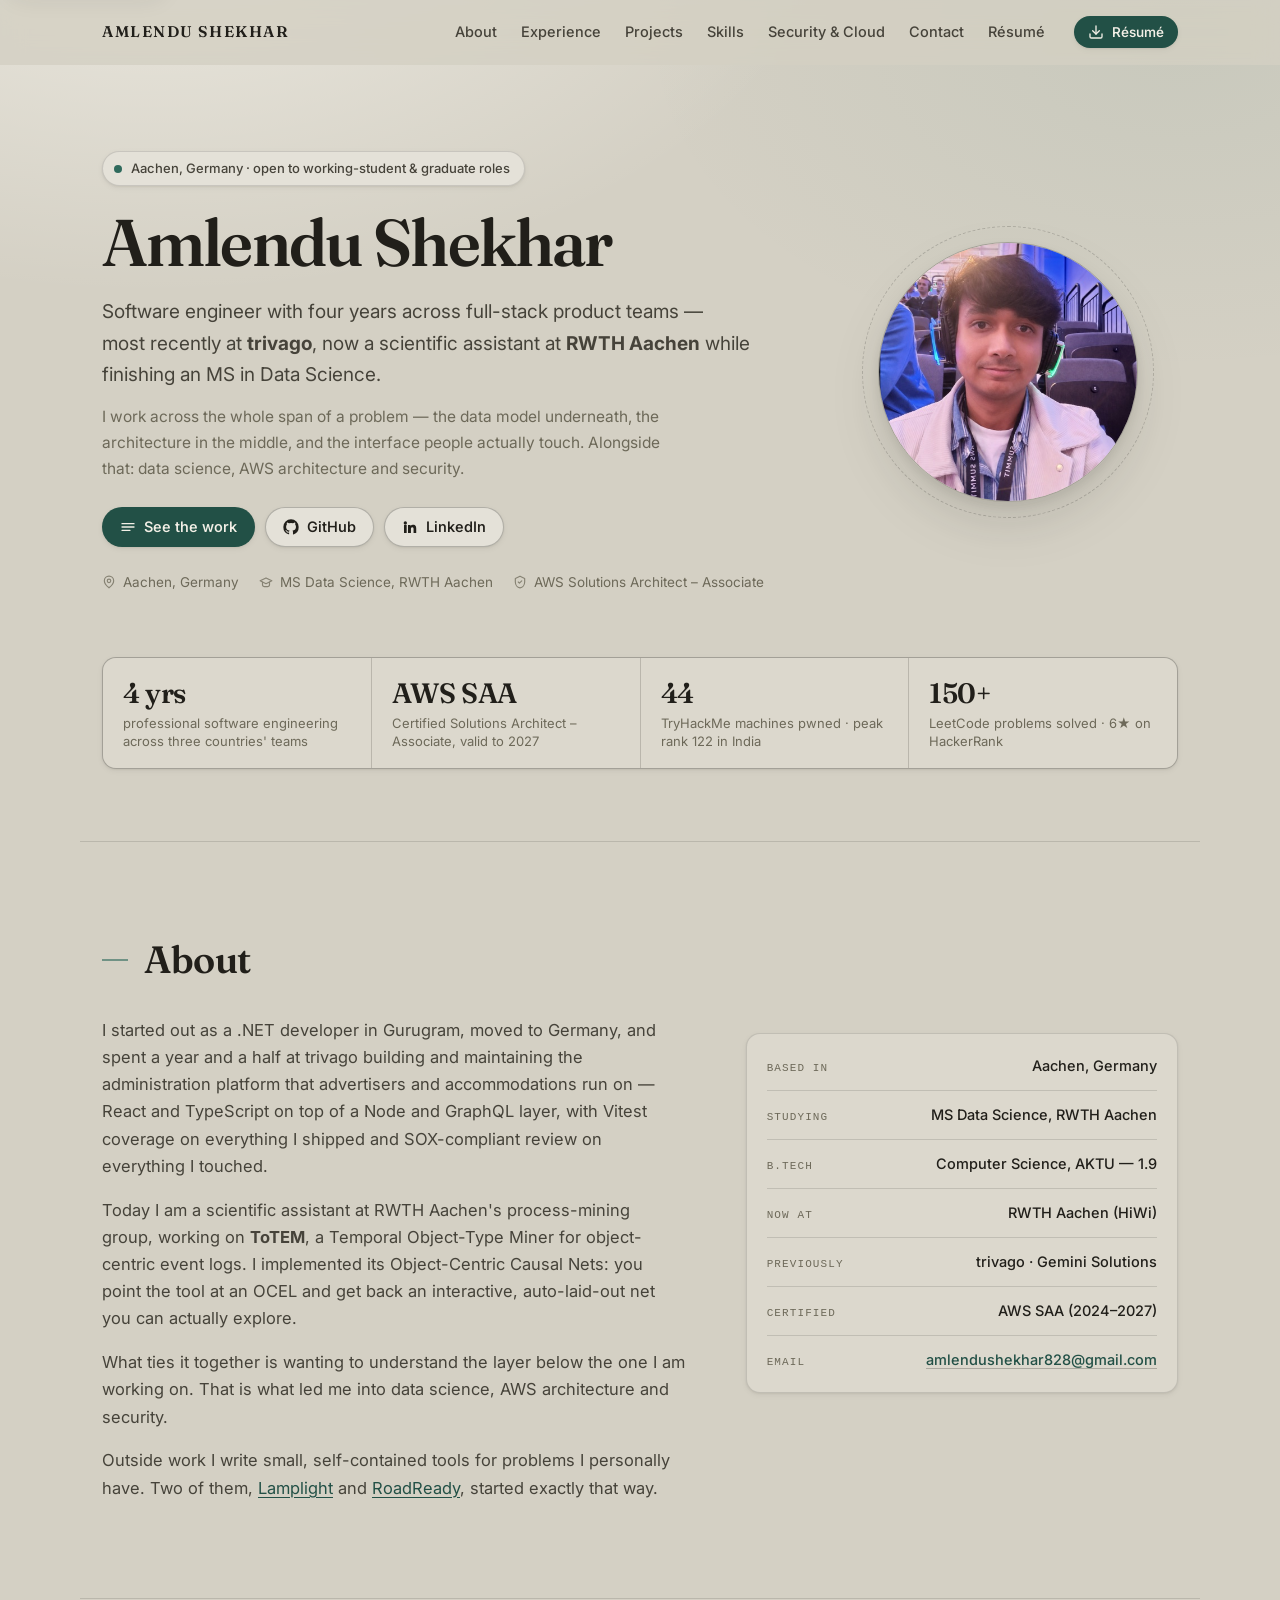
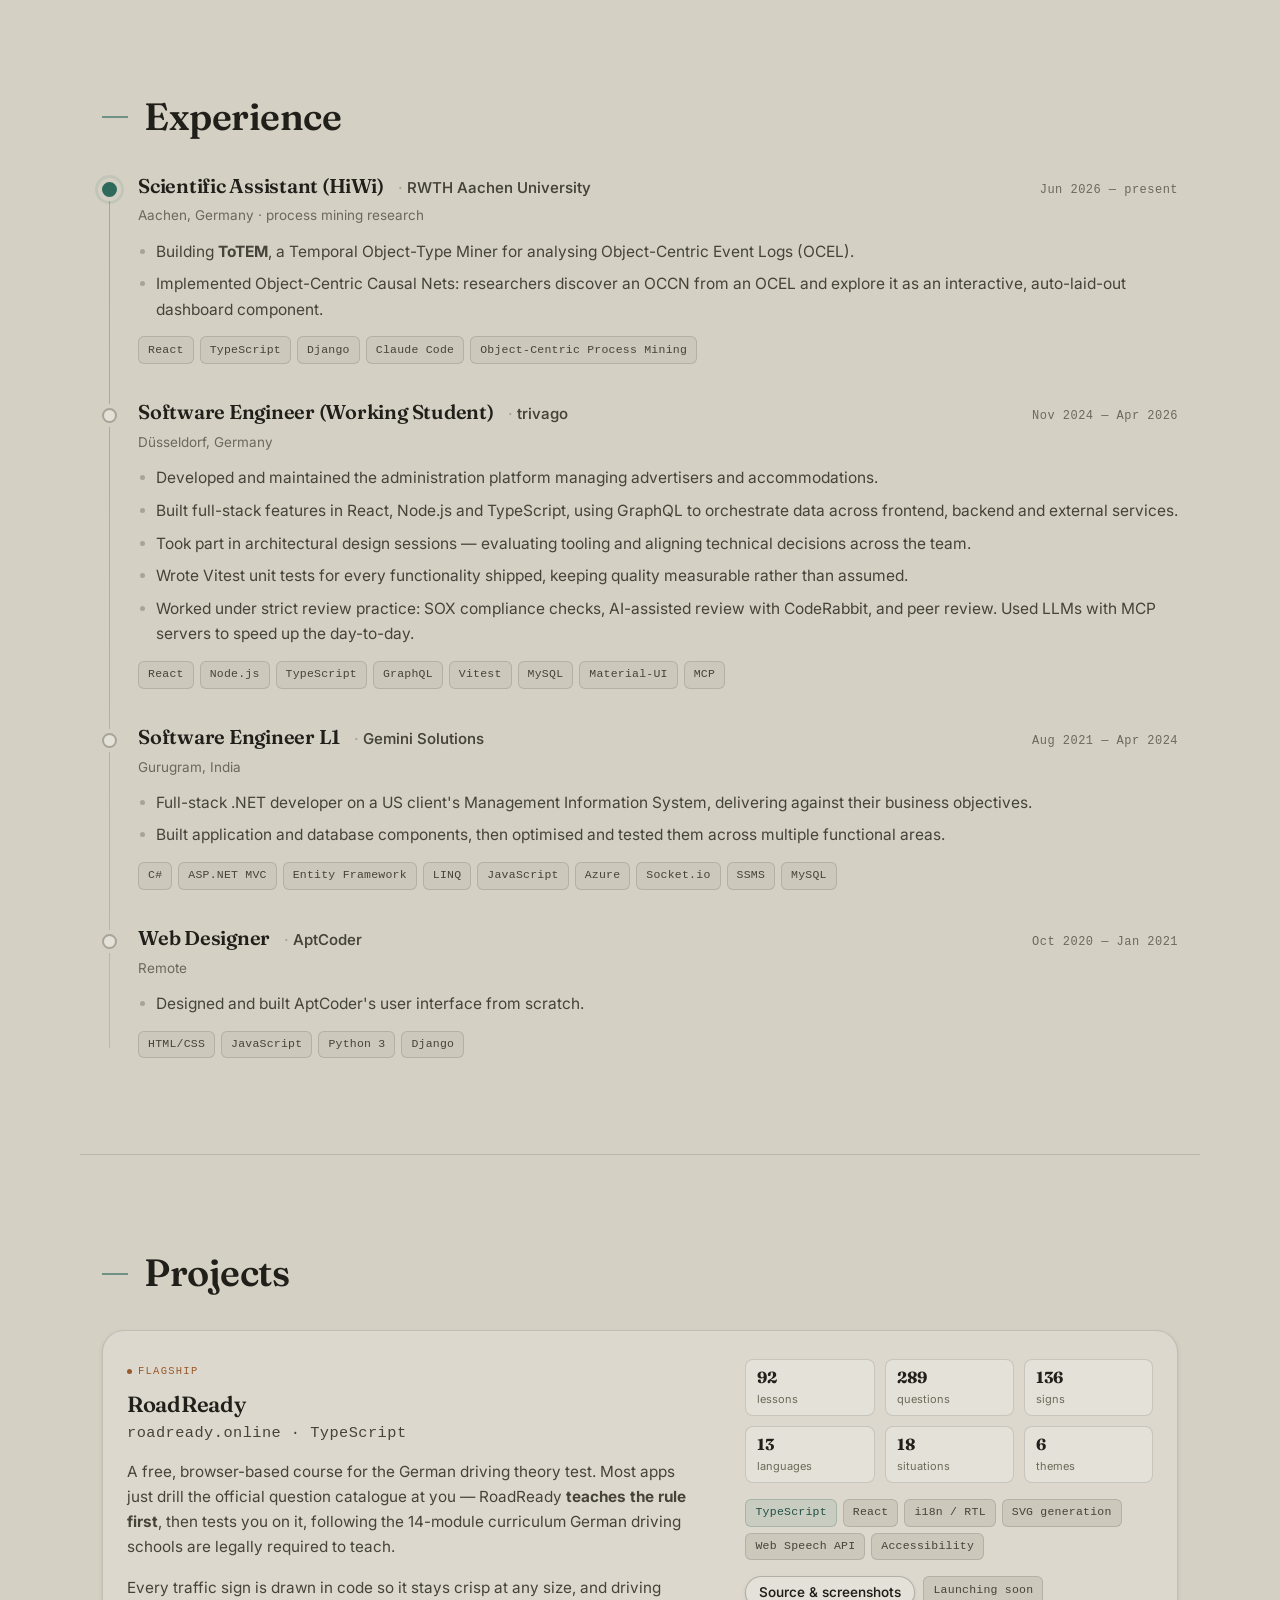
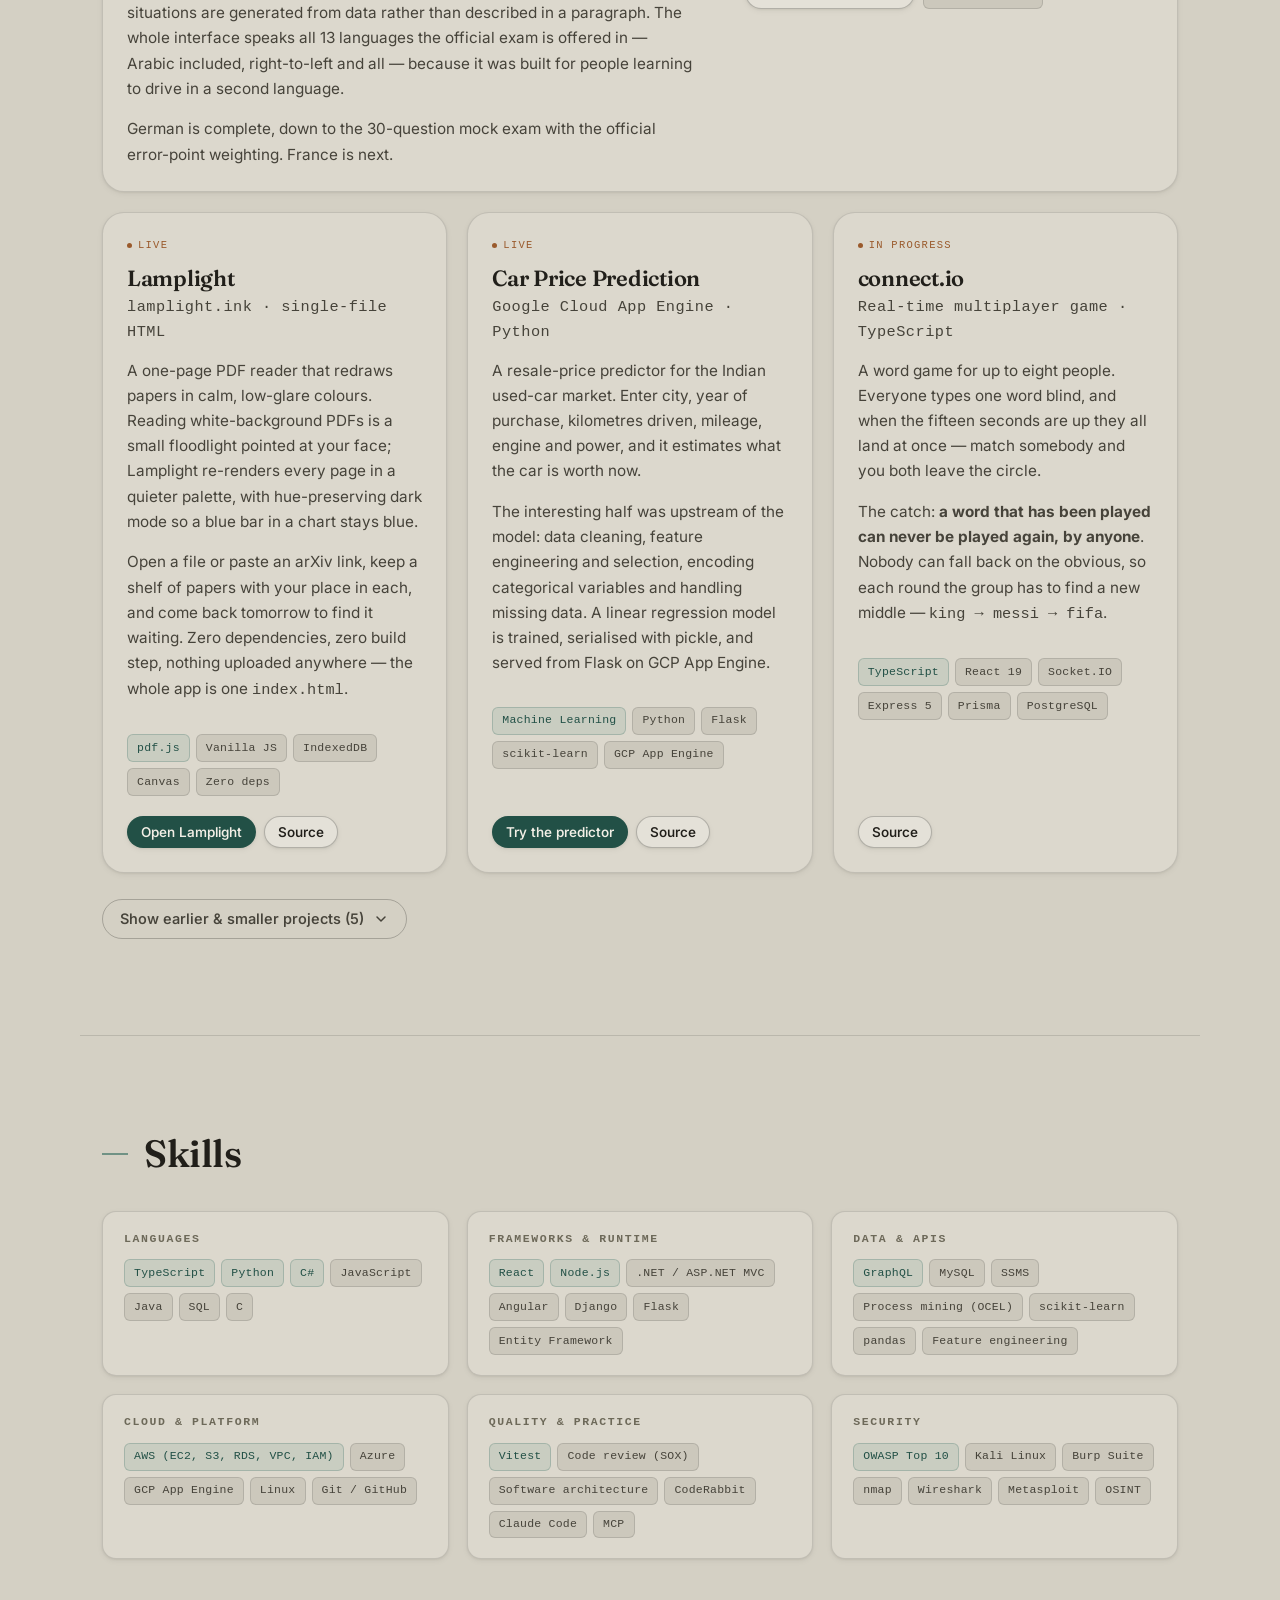
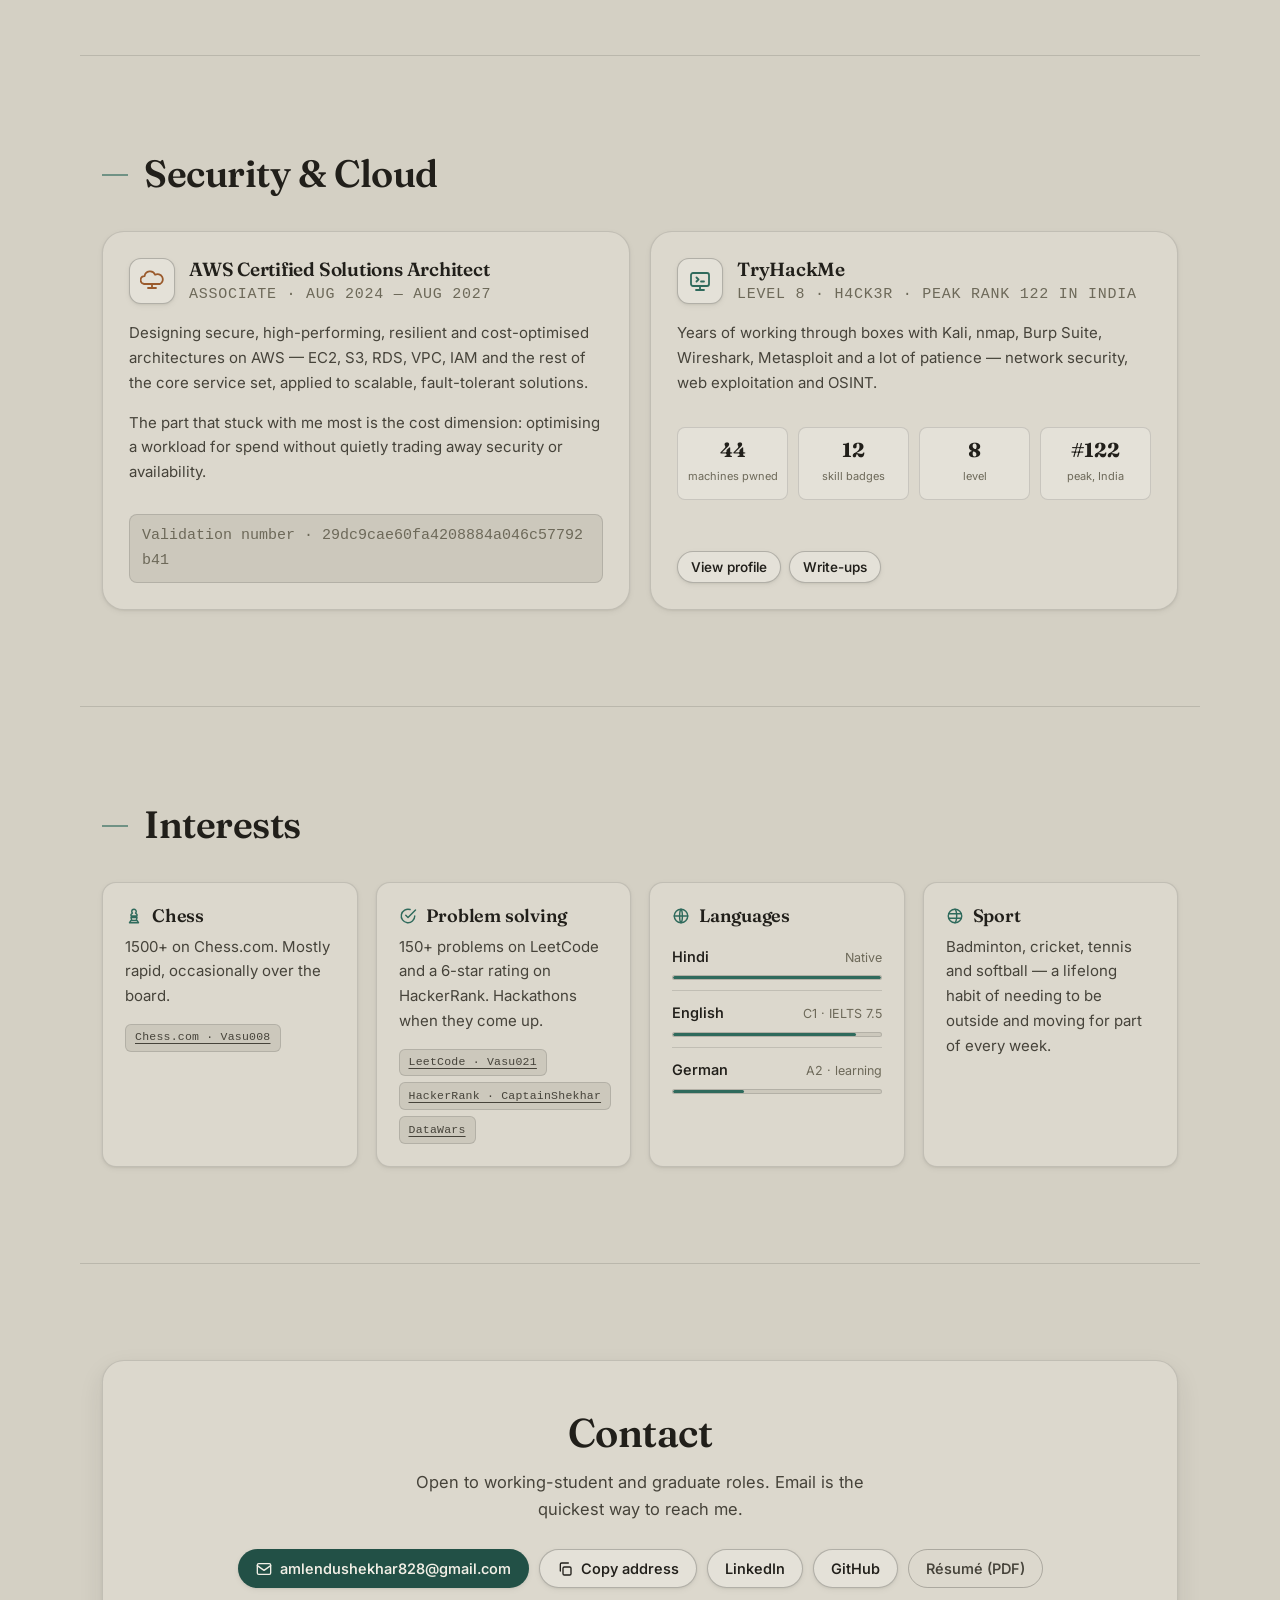
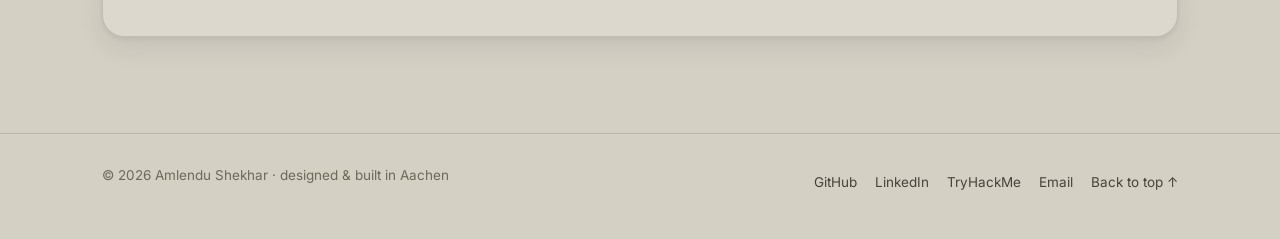
<file: index.html>
<!doctype html>
<html lang="en">

<head>
  <meta charset="utf-8">
  <meta name="viewport" content="width=device-width, initial-scale=1">

  <title>Amlendu Shekhar — Software Engineer &amp; Data Science MS</title>
  <meta name="description"
    content="Amlendu Shekhar — software engineer in Aachen, Germany. MS Data Science at RWTH Aachen, ex-trivago, AWS Certified Solutions Architect. Full-stack TypeScript, React, .NET, machine learning and security.">
  <meta name="author" content="Amlendu Shekhar">
  <meta name="theme-color" content="#d4d0c4">
  <link rel="canonical" href="https://vasu021.github.io/AmlenduWeb/">

  <meta property="og:type" content="profile">
  <meta property="og:title" content="Amlendu Shekhar — Software Engineer &amp; Data Science MS">
  <meta property="og:description"
    content="Software engineer in Aachen, Germany. MS Data Science at RWTH Aachen, ex-trivago, AWS Certified Solutions Architect.">
  <meta property="og:url" content="https://vasu021.github.io/AmlenduWeb/">
  <meta property="og:image" content="https://vasu021.github.io/AmlenduWeb/assets/portrait@2x.jpg">
  <meta name="twitter:card" content="summary">

  <link rel="icon" href="assets/favicon.svg" type="image/svg+xml">
  <link rel="apple-touch-icon" href="assets/portrait.jpg">

  <link rel="preconnect" href="https://fonts.googleapis.com">
  <link rel="preconnect" href="https://fonts.gstatic.com" crossorigin>
  <link rel="stylesheet"
    href="https://fonts.googleapis.com/css2?family=Fraunces:ital,opsz,wght@0,9..144,400..700;1,9..144,400..600&family=Inter:wght@400..650&display=swap">
  <link rel="stylesheet" href="assets/styles.css">
  <script>document.documentElement.classList.add("js");</script>

  <script type="application/ld+json">
  {
    "@context": "https://schema.org",
    "@type": "Person",
    "name": "Amlendu Shekhar",
    "url": "https://vasu021.github.io/AmlenduWeb/",
    "image": "https://vasu021.github.io/AmlenduWeb/assets/portrait@2x.jpg",
    "email": "mailto:amlendushekhar828@gmail.com",
    "jobTitle": "Software Engineer",
    "address": { "@type": "PostalAddress", "addressLocality": "Aachen", "addressCountry": "DE" },
    "alumniOf": [
      { "@type": "CollegeOrUniversity", "name": "RWTH Aachen University" },
      { "@type": "CollegeOrUniversity", "name": "Dr. A.P.J. Abdul Kalam Technical University (AKTU)" }
    ],
    "knowsAbout": ["Software Architecture", "Data Science", "Machine Learning", "Cybersecurity", "TypeScript", "React", "Python", "C#"],
    "sameAs": [
      "https://github.com/Vasu021",
      "https://www.linkedin.com/in/amlendu-shekhar",
      "https://tryhackme.com/p/Vasu021",
      "https://www.chess.com/member/vasu008",
      "https://leetcode.com/u/Vasu021/",
      "https://www.hackerrank.com/profile/CaptainShekhar"
    ]
  }
  </script>
</head>

<body>
  <a class="skip-link" href="#main">Skip to content</a>

  <!-- ===================================================== nav ======== -->
  <header class="nav" id="nav">
    <div class="wrap nav-inner">
      <a class="brand" href="#top">Amlendu Shekhar</a>

      <nav id="nav-links" class="nav-links" aria-label="Sections">
        <a href="#about">About</a>
        <a href="#experience">Experience</a>
        <a href="#projects">Projects</a>
        <a href="#skills">Skills</a>
        <a href="#credentials">Security &amp; Cloud</a>
        <a href="#contact">Contact</a>
        <a class="nav-resume" href="Amlendu_s_Resume.pdf" target="_blank" rel="noopener">Résumé</a>
      </nav>

      <a class="btn btn-primary btn-sm nav-cta" href="Amlendu_s_Resume.pdf" target="_blank" rel="noopener">
        <svg viewBox="0 0 24 24" fill="none" stroke="currentColor" stroke-width="2" stroke-linecap="round"
          stroke-linejoin="round" aria-hidden="true">
          <path d="M21 15v4a2 2 0 0 1-2 2H5a2 2 0 0 1-2-2v-4" />
          <polyline points="7 10 12 15 17 10" />
          <line x1="12" y1="15" x2="12" y2="3" />
        </svg>
        Résumé
      </a>

      <button class="nav-toggle" id="nav-toggle" type="button" aria-expanded="false" aria-controls="nav-links"
        aria-label="Toggle menu"><span></span></button>
    </div>
  </header>

  <main id="main">
    <span id="top"></span>

    <!-- ==================================================== hero ====== -->
    <section class="hero wrap">
      <div class="hero-grid">
        <div>
          <p class="hero-status">
            <span class="pulse" aria-hidden="true"></span>
            Aachen, Germany · open to working-student &amp; graduate roles
          </p>

          <h1>Amlendu Shekhar</h1>

          <p class="hero-lede">
            Software engineer with four years across full-stack product teams — most recently at
            <strong>trivago</strong>, now a scientific assistant at <strong>RWTH Aachen</strong> while
            finishing an MS in Data Science.
          </p>
          <p class="hero-sub">
            I work across the whole span of a problem — the data model underneath, the architecture in the
            middle, and the interface people actually touch. Alongside that: data science, AWS architecture
            and security.
          </p>

          <div class="hero-actions">
            <a class="btn btn-primary" href="#projects">
              <svg viewBox="0 0 24 24" fill="none" stroke="currentColor" stroke-width="2" stroke-linecap="round"
                stroke-linejoin="round" aria-hidden="true">
                <path d="M3 7h18M3 12h18M3 17h12" />
              </svg>
              See the work
            </a>
            <a class="btn btn-ghost" href="https://github.com/Vasu021" target="_blank" rel="noopener">
              <svg viewBox="0 0 24 24" fill="currentColor" aria-hidden="true">
                <path
                  d="M12 .5A11.5 11.5 0 0 0 .5 12a11.5 11.5 0 0 0 7.86 10.92c.58.1.79-.25.79-.56v-2c-3.2.7-3.88-1.37-3.88-1.37-.53-1.34-1.29-1.7-1.29-1.7-1.05-.72.08-.7.08-.7 1.16.08 1.77 1.2 1.77 1.2 1.03 1.77 2.7 1.26 3.36.96.1-.75.4-1.26.73-1.55-2.56-.3-5.25-1.28-5.25-5.72 0-1.26.45-2.3 1.2-3.11-.12-.3-.52-1.49.11-3.1 0 0 .97-.31 3.18 1.19a11 11 0 0 1 5.8 0c2.2-1.5 3.17-1.19 3.17-1.19.63 1.61.23 2.8.12 3.1.75.81 1.2 1.85 1.2 3.11 0 4.45-2.7 5.42-5.27 5.71.41.36.78 1.07.78 2.16v3.2c0 .31.2.67.8.56A11.5 11.5 0 0 0 23.5 12 11.5 11.5 0 0 0 12 .5Z" />
              </svg>
              GitHub
            </a>
            <a class="btn btn-ghost" href="https://www.linkedin.com/in/amlendu-shekhar" target="_blank" rel="noopener">
              <svg viewBox="0 0 24 24" fill="currentColor" aria-hidden="true">
                <path
                  d="M4.98 3.5a2.5 2.5 0 1 1 0 5 2.5 2.5 0 0 1 0-5ZM3 9h4v12H3V9Zm6 0h3.8v1.64h.05a4.17 4.17 0 0 1 3.75-2.06c4.01 0 4.75 2.64 4.75 6.07V21h-4v-5.5c0-1.31-.02-3-1.83-3-1.83 0-2.11 1.43-2.11 2.9V21H9V9Z" />
              </svg>
              LinkedIn
            </a>
          </div>

          <div class="hero-meta">
            <span>
              <svg viewBox="0 0 24 24" fill="none" stroke="currentColor" stroke-width="2" stroke-linecap="round"
                stroke-linejoin="round" aria-hidden="true">
                <path d="M20 10c0 6-8 12-8 12s-8-6-8-12a8 8 0 0 1 16 0Z" />
                <circle cx="12" cy="10" r="3" />
              </svg>
              Aachen, Germany
            </span>
            <span>
              <svg viewBox="0 0 24 24" fill="none" stroke="currentColor" stroke-width="2" stroke-linecap="round"
                stroke-linejoin="round" aria-hidden="true">
                <path d="M22 10 12 5 2 10l10 5 10-5Z" />
                <path d="M6 12v5c0 1.5 3 3 6 3s6-1.5 6-3v-5" />
              </svg>
              MS Data Science, RWTH Aachen
            </span>
            <span>
              <svg viewBox="0 0 24 24" fill="none" stroke="currentColor" stroke-width="2" stroke-linecap="round"
                stroke-linejoin="round" aria-hidden="true">
                <path d="M12 2 4 6v6c0 5 3.4 9.4 8 10 4.6-.6 8-5 8-10V6l-8-4Z" />
                <path d="m9 12 2 2 4-4" />
              </svg>
              AWS Solutions Architect – Associate
            </span>
          </div>
        </div>

        <figure class="portrait-frame">
          <img src="assets/portrait.jpg" srcset="assets/portrait.jpg 460w, assets/portrait@2x.jpg 920w"
            sizes="(max-width: 860px) 164px, 260px" width="460" height="460"
            alt="Portrait of Amlendu Shekhar" fetchpriority="high">
        </figure>
      </div>

      <div class="stats">
        <div class="stat"><b>4 yrs</b><span>professional software engineering across three countries' teams</span></div>
        <div class="stat"><b>AWS SAA</b><span>Certified Solutions Architect – Associate, valid to 2027</span></div>
        <div class="stat"><b>44</b><span>TryHackMe machines pwned · peak rank 122 in India</span></div>
        <div class="stat"><b>150+</b><span>LeetCode problems solved · 6★ on HackerRank</span></div>
      </div>
    </section>

    <!-- =================================================== about ====== -->
    <section class="section wrap reveal" id="about">
      <div class="section-head">
        <div>
          <h2 class="h2-rule">About</h2>
        </div>
      </div>

      <div class="about-grid">
        <div class="about-body">
          <p>
            I started out as a .NET developer in Gurugram, moved to Germany, and spent a year and a half at
            trivago building and maintaining the administration platform that advertisers and
            accommodations run on — React and TypeScript on top of a Node and GraphQL layer, with Vitest
            coverage on everything I shipped and SOX-compliant review on everything I touched.
          </p>
          <p>
            Today I am a scientific assistant at RWTH Aachen's process-mining group, working on
            <strong>ToTEM</strong>, a Temporal Object-Type Miner for object-centric event logs. I implemented
            its Object-Centric Causal Nets: you point the tool at an OCEL and get back an interactive,
            auto-laid-out net you can actually explore.
          </p>
          <p>
            What ties it together is wanting to understand the layer below the one I am working on. That is
            what led me into data science, AWS architecture and security.
          </p>
          <p>
            Outside work I write small, self-contained tools for problems I personally have. Two of them,
            <a href="#projects">Lamplight</a> and <a href="#projects">RoadReady</a>, started exactly that way.
          </p>
        </div>

        <dl class="facts">
          <div><dt>Based in</dt><dd>Aachen, Germany</dd></div>
          <div><dt>Studying</dt><dd>MS Data Science, RWTH Aachen</dd></div>
          <div><dt>B.Tech</dt><dd>Computer Science, AKTU — 1.9</dd></div>
          <div><dt>Now at</dt><dd>RWTH Aachen (HiWi)</dd></div>
          <div><dt>Previously</dt><dd>trivago · Gemini Solutions</dd></div>
          <div><dt>Certified</dt><dd>AWS SAA (2024–2027)</dd></div>
          <div><dt>Email</dt><dd><a href="mailto:amlendushekhar828@gmail.com">amlendushekhar828@gmail.com</a></dd></div>
        </dl>
      </div>
    </section>

    <!-- ============================================== experience ====== -->
    <section class="section wrap reveal" id="experience">
      <div class="section-head">
        <div>
          <h2 class="h2-rule">Experience</h2>
        </div>
      </div>

      <div class="timeline">

        <article class="job" data-now="true">
          <div class="job-head">
            <h3>Scientific Assistant (HiWi)</h3>
            <span class="job-org">RWTH Aachen University</span>
            <span class="job-when">Jun 2026 — present</span>
          </div>
          <p class="job-place">Aachen, Germany · process mining research</p>
          <ul class="bullets">
            <li>Building <strong>ToTEM</strong>, a Temporal Object-Type Miner for analysing Object-Centric Event
              Logs (OCEL).</li>
            <li>Implemented Object-Centric Causal Nets: researchers discover an OCCN from an OCEL and explore it
              as an interactive, auto-laid-out dashboard component.</li>
          </ul>
          <div class="tags">
            <span class="tag">React</span><span class="tag">TypeScript</span><span class="tag">Django</span>
            <span class="tag">Claude Code</span><span class="tag">Object-Centric Process Mining</span>
          </div>
        </article>

        <article class="job">
          <div class="job-head">
            <h3>Software Engineer (Working Student)</h3>
            <span class="job-org">trivago</span>
            <span class="job-when">Nov 2024 — Apr 2026</span>
          </div>
          <p class="job-place">Düsseldorf, Germany</p>
          <ul class="bullets">
            <li>Developed and maintained the administration platform managing advertisers and accommodations.</li>
            <li>Built full-stack features in React, Node.js and TypeScript, using GraphQL to orchestrate data
              across frontend, backend and external services.</li>
            <li>Took part in architectural design sessions — evaluating tooling and aligning technical decisions
              across the team.</li>
            <li>Wrote Vitest unit tests for every functionality shipped, keeping quality measurable rather than
              assumed.</li>
            <li>Worked under strict review practice: SOX compliance checks, AI-assisted review with CodeRabbit,
              and peer review. Used LLMs with MCP servers to speed up the day-to-day.</li>
          </ul>
          <div class="tags">
            <span class="tag">React</span><span class="tag">Node.js</span><span class="tag">TypeScript</span>
            <span class="tag">GraphQL</span><span class="tag">Vitest</span><span class="tag">MySQL</span>
            <span class="tag">Material-UI</span><span class="tag">MCP</span>
          </div>
        </article>

        <article class="job">
          <div class="job-head">
            <h3>Software Engineer L1</h3>
            <span class="job-org">Gemini Solutions</span>
            <span class="job-when">Aug 2021 — Apr 2024</span>
          </div>
          <p class="job-place">Gurugram, India</p>
          <ul class="bullets">
            <li>Full-stack .NET developer on a US client's Management Information System, delivering against
              their business objectives.</li>
            <li>Built application and database components, then optimised and tested them across multiple
              functional areas.</li>
          </ul>
          <div class="tags">
            <span class="tag">C#</span><span class="tag">ASP.NET MVC</span><span class="tag">Entity Framework</span>
            <span class="tag">LINQ</span><span class="tag">JavaScript</span><span class="tag">Azure</span>
            <span class="tag">Socket.io</span><span class="tag">SSMS</span><span class="tag">MySQL</span>
          </div>
        </article>

        <article class="job">
          <div class="job-head">
            <h3>Web Designer</h3>
            <span class="job-org">AptCoder</span>
            <span class="job-when">Oct 2020 — Jan 2021</span>
          </div>
          <p class="job-place">Remote</p>
          <ul class="bullets">
            <li>Designed and built AptCoder's user interface from scratch.</li>
          </ul>
          <div class="tags">
            <span class="tag">HTML/CSS</span><span class="tag">JavaScript</span><span class="tag">Python 3</span>
            <span class="tag">Django</span>
          </div>
        </article>

      </div>
    </section>

    <!-- ================================================ projects ====== -->
    <section class="section wrap reveal" id="projects">
      <div class="section-head">
        <div>
          <h2 class="h2-rule">Projects</h2>
        </div>
      </div>

      <div class="project-grid">

        <!-- RoadReady -->
        <article class="card card-featured">
          <div class="feat-main">
            <span class="card-flag">Flagship</span>
            <h3>RoadReady</h3>
            <p class="card-sub">roadready.online · TypeScript</p>
            <p>
              A free, browser-based course for the German driving theory test. Most apps just drill the official
              question catalogue at you — RoadReady <strong>teaches the rule first</strong>, then tests you on it,
              following the 14-module curriculum German driving schools are legally required to teach.
            </p>
            <p>
              Every traffic sign is drawn in code so it stays crisp at any size, and driving situations are
              generated from data rather than described in a paragraph. The whole interface speaks all 13
              languages the official exam is offered in — Arabic included, right-to-left and all — because it was
              built for people learning to drive in a second language.
            </p>
            <p>
              German is complete, down to the 30-question mock exam with the official error-point weighting.
              France is next.
            </p>
          </div>
          <div class="feat-side">
            <div class="card-figures">
              <div class="figure-chip"><b>92</b><span>lessons</span></div>
              <div class="figure-chip"><b>289</b><span>questions</span></div>
              <div class="figure-chip"><b>136</b><span>signs</span></div>
              <div class="figure-chip"><b>13</b><span>languages</span></div>
              <div class="figure-chip"><b>18</b><span>situations</span></div>
              <div class="figure-chip"><b>6</b><span>themes</span></div>
            </div>
            <div class="tags">
              <span class="tag tag-accent">TypeScript</span><span class="tag">React</span>
              <span class="tag">i18n / RTL</span><span class="tag">SVG generation</span>
              <span class="tag">Web Speech API</span><span class="tag">Accessibility</span>
            </div>
            <div class="card-links">
              <a class="btn btn-ghost btn-sm" href="https://github.com/Vasu021/roadready.online" target="_blank"
                rel="noopener">Source &amp; screenshots</a>
              <span class="tag" title="The site is being prepared for launch">Launching soon</span>
            </div>
          </div>
        </article>

        <!-- Lamplight -->
        <article class="card">
          <span class="card-flag">Live</span>
          <h3>Lamplight</h3>
          <p class="card-sub">lamplight.ink · single-file HTML</p>
          <p>
            A one-page PDF reader that redraws papers in calm, low-glare colours. Reading white-background PDFs
            is a small floodlight pointed at your face; Lamplight re-renders every page in a quieter palette,
            with hue-preserving dark mode so a blue bar in a chart stays blue.
          </p>
          <p>
            Open a file or paste an arXiv link, keep a shelf of papers with your place in each, and come back
            tomorrow to find it waiting. Zero dependencies, zero build step, nothing uploaded anywhere — the
            whole app is one <code>index.html</code>.
          </p>
          <div class="tags">
            <span class="tag tag-accent">pdf.js</span><span class="tag">Vanilla JS</span>
            <span class="tag">IndexedDB</span><span class="tag">Canvas</span><span class="tag">Zero deps</span>
          </div>
          <div class="card-links">
            <a class="btn btn-primary btn-sm" href="https://lamplight.ink/" target="_blank" rel="noopener">Open
              Lamplight</a>
            <a class="btn btn-ghost btn-sm" href="https://github.com/Vasu021/Lamplight" target="_blank"
              rel="noopener">Source</a>
          </div>
        </article>

        <!-- Car Price Prediction -->
        <article class="card">
          <span class="card-flag">Live</span>
          <h3>Car Price Prediction</h3>
          <p class="card-sub">Google Cloud App Engine · Python</p>
          <p>
            A resale-price predictor for the Indian used-car market. Enter city, year of purchase, kilometres
            driven, mileage, engine and power, and it estimates what the car is worth now.
          </p>
          <p>
            The interesting half was upstream of the model: data cleaning, feature engineering and selection,
            encoding categorical variables and handling missing data. A linear regression model is trained,
            serialised with pickle, and served from Flask on GCP App Engine.
          </p>
          <div class="tags">
            <span class="tag tag-accent">Machine Learning</span><span class="tag">Python</span>
            <span class="tag">Flask</span><span class="tag">scikit-learn</span><span class="tag">GCP App Engine</span>
          </div>
          <div class="card-links">
            <a class="btn btn-primary btn-sm" href="https://indigo-altar-308108.uc.r.appspot.com/" target="_blank"
              rel="noopener">Try the predictor</a>
            <a class="btn btn-ghost btn-sm" href="https://github.com/Vasu021/Car-Price-Prediction" target="_blank"
              rel="noopener">Source</a>
          </div>
        </article>

        <!-- connect.io -->
        <article class="card card-wide">
          <span class="card-flag">In progress</span>
          <h3>connect.io</h3>
          <p class="card-sub">Real-time multiplayer game · TypeScript</p>
          <p>
            A word game for up to eight people. Everyone types one word blind, and when the fifteen seconds are
            up they all land at once — match somebody and you both leave the circle.
          </p>
          <p>
            The catch: <strong>a word that has been played can never be played again, by anyone</strong>. Nobody
            can fall back on the obvious, so each round the group has to find a new middle —
            <code>king → messi → fifa</code>.
          </p>
          <div class="tags">
            <span class="tag tag-accent">TypeScript</span><span class="tag">React 19</span>
            <span class="tag">Socket.IO</span><span class="tag">Express 5</span><span class="tag">Prisma</span>
            <span class="tag">PostgreSQL</span>
          </div>
          <div class="card-links">
            <a class="btn btn-ghost btn-sm" href="https://github.com/Vasu021/connect.io" target="_blank"
              rel="noopener">Source</a>
          </div>
        </article>

      </div>

      <!-- archive -->
      <div class="archive">
        <button class="btn btn-quiet archive-toggle" id="archive-toggle" type="button" aria-expanded="false"
          aria-controls="archive-panel">
          <span id="archive-label">Show earlier &amp; smaller projects (5)</span>
          <svg viewBox="0 0 24 24" width="15" height="15" fill="none" stroke="currentColor" stroke-width="2.2"
            stroke-linecap="round" stroke-linejoin="round" aria-hidden="true">
            <polyline points="6 9 12 15 18 9" />
          </svg>
        </button>

        <div class="archive-panel" id="archive-panel" hidden>

          <a class="mini" href="https://github.com/Vasu021/Friday" target="_blank" rel="noopener">
            <strong>Friday
              <svg viewBox="0 0 24 24" fill="none" stroke="currentColor" stroke-width="2" stroke-linecap="round"
                stroke-linejoin="round" aria-hidden="true">
                <path d="M7 17 17 7M9 7h8v8" />
              </svg>
            </strong>
            <em>Electron · macOS</em>
            <span>An AI screen guide. Ask where something is and it looks at your screen, moves a pointer to it,
              circles the thing and explains it out loud — a transparent, click-through, always-on-top
              window.</span>
          </a>

          <a class="mini" href="https://github.com/Vasu021/chess-timer" target="_blank" rel="noopener">
            <strong>Chess Timer
              <svg viewBox="0 0 24 24" fill="none" stroke="currentColor" stroke-width="2" stroke-linecap="round"
                stroke-linejoin="round" aria-hidden="true">
                <path d="M7 17 17 7M9 7h8v8" />
              </svg>
            </strong>
            <em>Embedded C · Arduino</em>
            <span>A chess clock with no buttons — an Arduino UNO and an ultrasonic sensor inside a phone box.
              Tip it onto one side to stop your clock and start your opponent&rsquo;s, and tip it back to hand
              the turn over.</span>
          </a>

          <a class="mini" href="https://vasu021.github.io/KavyaKhand/main.html" target="_blank" rel="noopener">
            <strong>Kavya Khand
              <svg viewBox="0 0 24 24" fill="none" stroke="currentColor" stroke-width="2" stroke-linecap="round"
                stroke-linejoin="round" aria-hidden="true">
                <path d="M7 17 17 7M9 7h8v8" />
              </svg>
            </strong>
            <em>Web · personal</em>
            <span>A home on the web for the Hindi poetry and short stories of Ratna Shrivastava — my mother —
              collecting work published in Sarita, Navbharat Times and Amar Ujala.</span>
          </a>

          <a class="mini" href="https://vasu021.github.io/BaseConverter/main.html" target="_blank" rel="noopener">
            <strong>Base Converter
              <svg viewBox="0 0 24 24" fill="none" stroke="currentColor" stroke-width="2" stroke-linecap="round"
                stroke-linejoin="round" aria-hidden="true">
                <path d="M7 17 17 7M9 7h8v8" />
              </svg>
            </strong>
            <em>Web · utility</em>
            <span>Convert a number from any base to any other base, with the arithmetic shown rather than
              hidden.</span>
          </a>

          <a class="mini" href="https://vasu021.github.io/Online-Dice/" target="_blank" rel="noopener">
            <strong>Online Dice
              <svg viewBox="0 0 24 24" fill="none" stroke="currentColor" stroke-width="2" stroke-linecap="round"
                stroke-linejoin="round" aria-hidden="true">
                <path d="M7 17 17 7M9 7h8v8" />
              </svg>
            </strong>
            <em>Web · utility</em>
            <span>Roll one to six dice in the browser, for board games when the real dice have gone
              missing.</span>
          </a>

        </div>
      </div>
    </section>

    <!-- ================================================== skills ====== -->
    <section class="section wrap reveal" id="skills">
      <div class="section-head">
        <div>
          <h2 class="h2-rule">Skills</h2>
        </div>
      </div>

      <div class="skills-grid">
        <div class="skill-block">
          <h3>Languages</h3>
          <div class="tags">
            <span class="tag tag-accent">TypeScript</span><span class="tag tag-accent">Python</span>
            <span class="tag tag-accent">C#</span><span class="tag">JavaScript</span>
            <span class="tag">Java</span><span class="tag">SQL</span><span class="tag">C</span>
          </div>
        </div>

        <div class="skill-block">
          <h3>Frameworks &amp; runtime</h3>
          <div class="tags">
            <span class="tag tag-accent">React</span><span class="tag tag-accent">Node.js</span>
            <span class="tag">.NET / ASP.NET MVC</span><span class="tag">Angular</span>
            <span class="tag">Django</span><span class="tag">Flask</span><span class="tag">Entity Framework</span>
          </div>
        </div>

        <div class="skill-block">
          <h3>Data &amp; APIs</h3>
          <div class="tags">
            <span class="tag tag-accent">GraphQL</span><span class="tag">MySQL</span><span class="tag">SSMS</span>
            <span class="tag">Process mining (OCEL)</span><span class="tag">scikit-learn</span>
            <span class="tag">pandas</span><span class="tag">Feature engineering</span>
          </div>
        </div>

        <div class="skill-block">
          <h3>Cloud &amp; platform</h3>
          <div class="tags">
            <span class="tag tag-accent">AWS (EC2, S3, RDS, VPC, IAM)</span><span class="tag">Azure</span>
            <span class="tag">GCP App Engine</span><span class="tag">Linux</span><span class="tag">Git / GitHub</span>
          </div>
        </div>

        <div class="skill-block">
          <h3>Quality &amp; practice</h3>
          <div class="tags">
            <span class="tag tag-accent">Vitest</span><span class="tag">Code review (SOX)</span>
            <span class="tag">Software architecture</span><span class="tag">CodeRabbit</span>
            <span class="tag">Claude Code</span><span class="tag">MCP</span>
          </div>
        </div>

        <div class="skill-block">
          <h3>Security</h3>
          <div class="tags">
            <span class="tag tag-accent">OWASP Top 10</span><span class="tag">Kali Linux</span>
            <span class="tag">Burp Suite</span><span class="tag">nmap</span><span class="tag">Wireshark</span>
            <span class="tag">Metasploit</span><span class="tag">OSINT</span>
          </div>
        </div>
      </div>
    </section>

    <!-- ============================================= credentials ====== -->
    <section class="section wrap reveal" id="credentials">
      <div class="section-head">
        <div>
          <h2 class="h2-rule">Security &amp; Cloud</h2>
        </div>
      </div>

      <div class="cred-grid">

        <article class="cred">
          <div class="cred-top">
            <div class="cred-badge">
              <svg viewBox="0 0 24 24" fill="none" stroke="#9a5a2c" stroke-width="1.8" stroke-linecap="round"
                stroke-linejoin="round" aria-hidden="true">
                <path d="M4 15a4 4 0 0 1 .6-7.95 5.5 5.5 0 0 1 10.5-1.3A4.5 4.5 0 0 1 20 15H4Z" />
                <path d="M8 19h8M12 15v4" />
              </svg>
            </div>
            <div>
              <h3>AWS Certified Solutions Architect</h3>
              <p class="cred-meta">ASSOCIATE · AUG 2024 — AUG 2027</p>
            </div>
          </div>
          <p>
            Designing secure, high-performing, resilient and cost-optimised architectures on AWS — EC2, S3, RDS,
            VPC, IAM and the rest of the core service set, applied to scalable, fault-tolerant solutions.
          </p>
          <p>
            The part that stuck with me most is the cost dimension: optimising a workload for spend without
            quietly trading away security or availability.
          </p>
          <p class="validation">Validation number · 29dc9cae60fa4208884a046c57792b41</p>
        </article>

        <article class="cred">
          <div class="cred-top">
            <div class="cred-badge">
              <svg viewBox="0 0 24 24" fill="none" stroke="#2f6a5c" stroke-width="1.8" stroke-linecap="round"
                stroke-linejoin="round" aria-hidden="true">
                <rect x="3" y="4" width="18" height="13" rx="2" />
                <path d="M8 21h8M12 17v4" />
                <path d="m8.5 8.5 2 2-2 2M13 12.5h3" />
              </svg>
            </div>
            <div>
              <h3>TryHackMe</h3>
              <p class="cred-meta">LEVEL 8 · H4CK3R · PEAK RANK 122 IN INDIA</p>
            </div>
          </div>
          <p>
            Years of working through boxes with Kali, nmap, Burp Suite, Wireshark, Metasploit and a lot of
            patience — network security, web exploitation and OSINT.
          </p>
          <div class="rank-row">
            <div class="rank"><b>44</b><span>machines pwned</span></div>
            <div class="rank"><b>12</b><span>skill badges</span></div>
            <div class="rank"><b>8</b><span>level</span></div>
            <div class="rank"><b>#122</b><span>peak, India</span></div>
          </div>
          <div class="card-links">
            <a class="btn btn-ghost btn-sm" href="https://tryhackme.com/p/Vasu021" target="_blank"
              rel="noopener">View profile</a>
            <a class="btn btn-ghost btn-sm" href="https://github.com/Vasu021/tryHackMe" target="_blank"
              rel="noopener">Write-ups</a>
          </div>
        </article>

      </div>
    </section>

    <!-- ================================================= beyond ======= -->
    <section class="section wrap reveal" id="beyond">
      <div class="section-head">
        <div>
          <h2 class="h2-rule">Interests</h2>
        </div>
      </div>

      <div class="beyond-grid">

        <div class="beyond">
          <h3>
            <svg viewBox="0 0 24 24" fill="none" stroke="currentColor" stroke-width="1.9" stroke-linecap="round"
              stroke-linejoin="round" aria-hidden="true">
              <path d="m16 18 2 3H6l2-3M9 18h6l1-4H8l1 4ZM12 3a3 3 0 0 0-3 3c0 1 .5 1.7 1 2l-2 2v2h8v-2l-2-2c.5-.3 1-1 1-2a3 3 0 0 0-3-3Z" />
            </svg>
            Chess
          </h3>
          <p>1500+ on Chess.com. Mostly rapid, occasionally over the board.</p>
          <div class="tags">
            <a class="tag" href="https://www.chess.com/member/vasu008" target="_blank" rel="noopener">Chess.com · Vasu008</a>
          </div>
        </div>

        <div class="beyond">
          <h3>
            <svg viewBox="0 0 24 24" fill="none" stroke="currentColor" stroke-width="1.9" stroke-linecap="round"
              stroke-linejoin="round" aria-hidden="true">
              <path d="m9 11 3 3L22 4" />
              <path d="M21 12a9 9 0 1 1-6.2-8.6" />
            </svg>
            Problem solving
          </h3>
          <p>150+ problems on LeetCode and a 6-star rating on HackerRank. Hackathons when they come up.</p>
          <div class="tags">
            <a class="tag" href="https://leetcode.com/u/Vasu021/" target="_blank" rel="noopener">LeetCode · Vasu021</a>
            <a class="tag" href="https://www.hackerrank.com/profile/CaptainShekhar" target="_blank"
              rel="noopener">HackerRank · CaptainShekhar</a>
            <a class="tag" href="https://app.datawars.io/" target="_blank" rel="noopener">DataWars</a>
          </div>
        </div>

        <div class="beyond">
          <h3>
            <svg viewBox="0 0 24 24" fill="none" stroke="currentColor" stroke-width="1.9" stroke-linecap="round"
              stroke-linejoin="round" aria-hidden="true">
              <circle cx="12" cy="12" r="9" />
              <path d="M3 12h18M12 3c2.5 2.7 2.5 15.3 0 18M12 3c-2.5 2.7-2.5 15.3 0 18" />
            </svg>
            Languages
          </h3>
          <div class="lang-row">
            <div><b>Hindi</b><span>Native</span></div>
            <div class="meter"><i style="width:100%"></i></div>
          </div>
          <div class="lang-row">
            <div><b>English</b><span>C1 · IELTS 7.5</span></div>
            <div class="meter"><i style="width:88%"></i></div>
          </div>
          <div class="lang-row">
            <div><b>German</b><span>A2 · learning</span></div>
            <div class="meter"><i style="width:34%"></i></div>
          </div>
        </div>

        <div class="beyond">
          <h3>
            <svg viewBox="0 0 24 24" fill="none" stroke="currentColor" stroke-width="1.9" stroke-linecap="round"
              stroke-linejoin="round" aria-hidden="true">
              <circle cx="12" cy="12" r="9" />
              <path d="M12 3c3 3 3 15 0 18M3.5 9h17M3.5 15h17" />
            </svg>
            Sport
          </h3>
          <p>Badminton, cricket, tennis and softball — a lifelong habit of needing to be outside and moving for
            part of every week.</p>
        </div>

      </div>
    </section>

    <!-- ================================================ contact ======= -->
    <section class="section wrap reveal" id="contact">
      <div class="contact">
        <h2>Contact</h2>
        <p>
          Open to working-student and graduate roles. Email is the quickest way to reach me.
        </p>
        <div class="contact-actions">
          <a class="btn btn-primary" href="mailto:amlendushekhar828@gmail.com">
            <svg viewBox="0 0 24 24" fill="none" stroke="currentColor" stroke-width="2" stroke-linecap="round"
              stroke-linejoin="round" aria-hidden="true">
              <rect x="2" y="4" width="20" height="16" rx="2" />
              <path d="m2 7 10 7 10-7" />
            </svg>
            amlendushekhar828@gmail.com
          </a>
          <button class="btn btn-ghost copy-btn" id="copy-email" type="button"
            data-email="amlendushekhar828@gmail.com">
            <svg viewBox="0 0 24 24" fill="none" stroke="currentColor" stroke-width="2" stroke-linecap="round"
              stroke-linejoin="round" aria-hidden="true">
              <rect x="9" y="9" width="12" height="12" rx="2" />
              <path d="M5 15V5a2 2 0 0 1 2-2h10" />
            </svg>
            <span id="copy-label">Copy address</span>
          </button>
          <a class="btn btn-ghost" href="https://www.linkedin.com/in/amlendu-shekhar" target="_blank"
            rel="noopener">LinkedIn</a>
          <a class="btn btn-ghost" href="https://github.com/Vasu021" target="_blank" rel="noopener">GitHub</a>
          <a class="btn btn-quiet" href="Amlendu_s_Resume.pdf" target="_blank" rel="noopener">Résumé (PDF)</a>
        </div>
      </div>
    </section>
  </main>

  <!-- ==================================================== footer ====== -->
  <footer class="foot">
    <div class="wrap foot-inner">
      <p>© <span id="year">2026</span> Amlendu Shekhar · designed &amp; built in Aachen</p>
      <div class="foot-links">
        <a href="https://github.com/Vasu021" target="_blank" rel="noopener">GitHub</a>
        <a href="https://www.linkedin.com/in/amlendu-shekhar" target="_blank" rel="noopener">LinkedIn</a>
        <a href="https://tryhackme.com/p/Vasu021" target="_blank" rel="noopener">TryHackMe</a>
        <a href="mailto:amlendushekhar828@gmail.com">Email</a>
        <a href="#top">Back to top ↑</a>
      </div>
    </div>
  </footer>

  <script src="assets/main.js" defer></script>
</body>

</html>
</file>
<file: assets/styles.css>
/* ==========================================================================
   Amlendu Shekhar — portfolio
   A single neutral palette: warm stone. Not a light theme, not a dark one.
   ========================================================================== */

:root {
  /* Surfaces, from recessed to raised */
  --stone-900: #22211d;
  --stone-800: #34332d;
  --stone-700: #4a483f;
  --stone-600: #6b6859;
  --stone-400: #a9a497;
  --stone-300: #c3bfb3;
  --stone-250: #ccc8bc;
  --stone-200: #d4d0c4;
  --stone-150: #dcd8cd;
  --stone-100: #e4e1d8;

  --canvas: var(--stone-200);
  --panel: var(--stone-150);
  --panel-raised: var(--stone-100);
  --sunken: var(--stone-250);

  --ink: #211f1a;
  --ink-soft: #46433a;
  --ink-mute: #6d6959;

  --line: rgba(34, 33, 29, 0.14);
  --line-strong: rgba(34, 33, 29, 0.26);

  --accent: #2f6a5c;
  --accent-deep: #225046;
  --accent-wash: rgba(47, 106, 92, 0.10);
  --ember: #9a5a2c;

  --radius-sm: 8px;
  --radius: 14px;
  --radius-lg: 22px;

  --shadow-sm: 0 1px 2px rgba(34, 33, 29, 0.07), 0 2px 6px rgba(34, 33, 29, 0.05);
  --shadow: 0 2px 4px rgba(34, 33, 29, 0.06), 0 10px 26px rgba(34, 33, 29, 0.09);
  --shadow-lg: 0 4px 10px rgba(34, 33, 29, 0.08), 0 22px 50px rgba(34, 33, 29, 0.13);

  --sans: "Inter", ui-sans-serif, -apple-system, BlinkMacSystemFont, "Segoe UI",
    Roboto, Helvetica, Arial, sans-serif;
  --serif: "Fraunces", "Iowan Old Style", "Palatino Linotype", Palatino,
    Georgia, "Times New Roman", serif;
  --mono: ui-monospace, SFMono-Regular, "SF Mono", Menlo, Consolas,
    "Liberation Mono", monospace;

  --page: 1120px;
  --nav-h: 64px;
}

/* --------------------------------------------------------------- base --- */

*,
*::before,
*::after { box-sizing: border-box; }

html {
  scroll-behavior: smooth;
  scroll-padding-top: calc(var(--nav-h) + 18px);
  -webkit-text-size-adjust: 100%;
}

body {
  margin: 0;
  font-family: var(--sans);
  font-size: 16.5px;
  line-height: 1.65;
  color: var(--ink-soft);
  background-color: var(--canvas);
  background-image:
    radial-gradient(1100px 620px at 12% -10%, rgba(255, 253, 247, 0.55), transparent 62%),
    radial-gradient(900px 560px at 92% 4%, rgba(47, 106, 92, 0.07), transparent 60%);
  background-attachment: fixed;
  -webkit-font-smoothing: antialiased;
  text-rendering: optimizeLegibility;
  overflow-wrap: break-word;
}

h1, h2, h3, h4 {
  font-family: var(--serif);
  font-weight: 600;
  color: var(--ink);
  line-height: 1.18;
  letter-spacing: -0.012em;
  margin: 0 0 0.5em;
  font-variation-settings: "SOFT" 0, "WONK" 0;
}

p { margin: 0 0 1em; }
p:last-child { margin-bottom: 0; }

a { color: var(--accent-deep); text-decoration-thickness: 1px; text-underline-offset: 3px; }
a:hover { color: var(--accent); }

img { max-width: 100%; display: block; }

ul { margin: 0; padding: 0; list-style: none; }

:focus-visible {
  outline: 2.5px solid var(--accent);
  outline-offset: 3px;
  border-radius: 4px;
}

.skip-link {
  position: absolute;
  left: 12px;
  top: -60px;
  z-index: 200;
  background: var(--panel-raised);
  color: var(--ink);
  padding: 10px 16px;
  border-radius: var(--radius-sm);
  box-shadow: var(--shadow);
  transition: top 0.18s ease;
}
.skip-link:focus { top: 12px; }

.visually-hidden {
  position: absolute !important;
  width: 1px; height: 1px;
  margin: -1px; padding: 0;
  overflow: hidden; clip: rect(0 0 0 0); clip-path: inset(50%);
  white-space: nowrap; border: 0;
}

/* ------------------------------------------------------------ layout --- */

.wrap {
  width: 100%;
  max-width: var(--page);
  margin-inline: auto;
  padding-inline: 22px;
}

.section {
  padding-block: clamp(56px, 8vw, 96px);
  border-top: 1px solid var(--line);
}
.section:first-of-type { border-top: 0; }

.section-head {
  display: flex;
  align-items: baseline;
  gap: 16px;
  flex-wrap: wrap;
  margin-bottom: 34px;
}

.eyebrow {
  font-family: var(--mono);
  font-size: 11.5px;
  letter-spacing: 0.16em;
  text-transform: uppercase;
  color: var(--ink-mute);
  display: flex;
  align-items: center;
  gap: 10px;
  margin: 0 0 12px;
}
.eyebrow::before {
  content: "";
  width: 26px;
  height: 1.5px;
  background: var(--accent);
  opacity: 0.6;
  flex: none;
}

.section-head h2 {
  font-size: clamp(27px, 4.1vw, 38px);
  margin: 0;
}

/* A section heading standing on its own, with no eyebrow above it: it keeps
   the accent rule so the section still has the same anchor as the others. */
.section-head h2.h2-rule {
  display: flex;
  align-items: center;
  gap: 16px;
}
.section-head h2.h2-rule::before {
  content: "";
  width: 26px;
  height: 2px;
  background: var(--accent);
  opacity: 0.6;
  flex: none;
}

.section-note {
  color: var(--ink-mute);
  font-size: 15px;
  max-width: 46ch;
  margin: 0;
}

/* --------------------------------------------------------------- nav --- */

.nav {
  position: sticky;
  top: 0;
  z-index: 60;
  background: color-mix(in srgb, var(--canvas) 82%, transparent);
  backdrop-filter: saturate(150%) blur(12px);
  -webkit-backdrop-filter: saturate(150%) blur(12px);
  border-bottom: 1px solid transparent;
  transition: border-color 0.2s ease, box-shadow 0.2s ease;
}
.nav[data-stuck="true"] {
  border-bottom-color: var(--line);
  box-shadow: 0 6px 20px rgba(34, 33, 29, 0.06);
}

.nav-inner {
  height: var(--nav-h);
  display: flex;
  align-items: center;
  gap: 18px;
}

.brand {
  font-family: var(--serif);
  font-size: 15.5px;
  font-weight: 600;
  text-transform: uppercase;
  letter-spacing: 0.1em;
  color: var(--ink);
  text-decoration: none;
  margin-right: auto;
  flex: none;
  transition: color 0.16s ease;
}
.brand:hover { color: var(--accent-deep); }

.nav-links {
  display: flex;
  align-items: center;
  gap: 2px;
}
.nav-links a {
  display: block;
  padding: 7px 11px;
  border-radius: 999px;
  font-size: 14.5px;
  font-weight: 500;
  color: var(--ink-soft);
  text-decoration: none;
  transition: background 0.16s ease, color 0.16s ease;
}
.nav-links a:hover { background: rgba(34, 33, 29, 0.06); color: var(--ink); }
.nav-links a[aria-current="true"] {
  color: var(--accent-deep);
  background: var(--accent-wash);
}

.nav-cta { flex: none; }

.nav-toggle {
  display: none;
  width: 40px; height: 40px;
  border: 1px solid var(--line-strong);
  border-radius: 10px;
  background: var(--panel-raised);
  color: var(--ink);
  cursor: pointer;
  align-items: center;
  justify-content: center;
}
.nav-toggle span {
  display: block;
  width: 17px; height: 1.6px;
  background: currentColor;
  position: relative;
  transition: transform 0.2s ease, background 0.1s ease;
}
.nav-toggle span::before,
.nav-toggle span::after {
  content: "";
  position: absolute;
  left: 0;
  width: 17px; height: 1.6px;
  background: currentColor;
  transition: transform 0.2s ease, top 0.2s ease;
}
.nav-toggle span::before { top: -5.5px; }
.nav-toggle span::after { top: 5.5px; }
.nav-toggle[aria-expanded="true"] span { background: transparent; }
.nav-toggle[aria-expanded="true"] span::before { top: 0; transform: rotate(45deg); }
.nav-toggle[aria-expanded="true"] span::after { top: 0; transform: rotate(-45deg); }

/* --------------------------------------------------------- buttons --- */

.btn {
  display: inline-flex;
  align-items: center;
  justify-content: center;
  gap: 8px;
  padding: 10px 17px;
  border-radius: 999px;
  border: 1px solid transparent;
  font: inherit;
  font-size: 14.5px;
  font-weight: 550;
  line-height: 1.2;
  text-decoration: none;
  cursor: pointer;
  transition: transform 0.14s ease, background 0.16s ease,
    border-color 0.16s ease, box-shadow 0.16s ease, color 0.16s ease;
}
.btn:active { transform: translateY(1px); }
.btn svg { width: 16px; height: 16px; flex: none; }

.btn-primary {
  background: var(--accent-deep);
  color: #f2efe6;
  box-shadow: var(--shadow-sm);
}
.btn-primary:hover { background: var(--accent); color: #f7f5ee; box-shadow: var(--shadow); }

.btn-ghost {
  background: var(--panel-raised);
  color: var(--ink);
  border-color: var(--line-strong);
  box-shadow: var(--shadow-sm);
}
.btn-ghost:hover { background: #ebe8e0; border-color: rgba(34,33,29,.34); color: var(--ink); }

.btn-quiet {
  background: transparent;
  color: var(--ink-soft);
  border-color: var(--line-strong);
}
.btn-quiet:hover { background: rgba(34, 33, 29, 0.05); color: var(--ink); }

.btn-sm { padding: 7px 13px; font-size: 13.5px; }

/* --------------------------------------------------------------- hero --- */

.hero { padding-block: clamp(46px, 7vw, 86px) clamp(40px, 6vw, 72px); }

.hero-grid {
  display: grid;
  grid-template-columns: minmax(0, 1fr) auto;
  gap: clamp(28px, 5vw, 64px);
  align-items: center;
}

.hero-status {
  display: inline-flex;
  align-items: center;
  gap: 9px;
  padding: 6px 14px 6px 11px;
  border-radius: 999px;
  background: var(--panel-raised);
  border: 1px solid var(--line);
  font-size: 13px;
  font-weight: 500;
  color: var(--ink-soft);
  box-shadow: var(--shadow-sm);
  margin-bottom: 22px;
}
.pulse {
  width: 8px; height: 8px;
  border-radius: 50%;
  background: var(--accent);
  flex: none;
  box-shadow: 0 0 0 0 rgba(47, 106, 92, 0.45);
  animation: pulse 2.6s ease-out infinite;
}
@keyframes pulse {
  70% { box-shadow: 0 0 0 9px rgba(47, 106, 92, 0); }
  100% { box-shadow: 0 0 0 0 rgba(47, 106, 92, 0); }
}

.hero h1 {
  font-size: clamp(40px, 7vw, 66px);
  line-height: 1.06;
  letter-spacing: -0.028em;
  margin: 0 0 18px;
  text-wrap: balance;
}

.hero-lede {
  font-size: clamp(16.5px, 2.1vw, 19px);
  color: var(--ink-soft);
  max-width: 54ch;
  margin-bottom: 14px;
}
.hero-sub {
  color: var(--ink-mute);
  font-size: 15.5px;
  max-width: 56ch;
}

.hero-actions {
  display: flex;
  flex-wrap: wrap;
  gap: 10px;
  margin-top: 26px;
}

.hero-meta {
  display: flex;
  flex-wrap: wrap;
  gap: 8px 20px;
  margin-top: 24px;
  font-size: 13.5px;
  color: var(--ink-mute);
}
.hero-meta span { display: inline-flex; align-items: center; gap: 7px; }
.hero-meta svg { width: 14px; height: 14px; opacity: 0.75; }

.portrait-frame {
  position: relative;
  width: clamp(190px, 25vw, 260px);
  aspect-ratio: 1;
  flex: none;
  justify-self: end;
}
.portrait-frame img {
  width: 100%;
  height: 100%;
  object-fit: cover;
  border-radius: 50%;
  border: 1px solid var(--line-strong);
  box-shadow: var(--shadow-lg);
  position: relative;
  z-index: 1;
  filter: saturate(0.92) contrast(1.02);
}
.portrait-frame::after {
  content: "";
  position: absolute;
  inset: -16px;
  border-radius: 50%;
  border: 1px dashed rgba(34, 33, 29, 0.2);
  animation: spin 70s linear infinite;
}
@keyframes spin { to { transform: rotate(360deg); } }

/* ------------------------------------------------------------- stats --- */

.stats {
  display: grid;
  grid-template-columns: repeat(4, minmax(0, 1fr));
  gap: 1px;
  margin-top: clamp(40px, 6vw, 64px);
  background: var(--line);
  border: 1px solid var(--line);
  border-radius: var(--radius);
  overflow: hidden;
  box-shadow: var(--shadow-sm);
}
.stat {
  background: var(--panel);
  padding: 20px 20px 18px;
}
.stat b {
  display: block;
  font-family: var(--serif);
  font-size: clamp(22px, 3vw, 28px);
  font-weight: 600;
  color: var(--ink);
  line-height: 1.1;
  letter-spacing: -0.015em;
}
.stat span {
  display: block;
  margin-top: 5px;
  font-size: 13px;
  color: var(--ink-mute);
  line-height: 1.4;
}

/* -------------------------------------------------------------- about --- */

.about-grid {
  display: grid;
  grid-template-columns: minmax(0, 1.35fr) minmax(0, 1fr);
  gap: clamp(28px, 5vw, 60px);
  align-items: start;
}
.about-body p { font-size: 16.5px; }
.about-body p + p { margin-top: 0.1em; }

.facts {
  background: var(--panel);
  border: 1px solid var(--line);
  border-radius: var(--radius);
  padding: 8px 20px;
  box-shadow: var(--shadow-sm);
}
.facts div {
  display: flex;
  gap: 14px;
  justify-content: space-between;
  align-items: baseline;
  padding: 12px 0;
  border-bottom: 1px solid var(--line);
  font-size: 14.5px;
}
.facts div:last-child { border-bottom: 0; }
.facts dt {
  font-family: var(--mono);
  font-size: 11px;
  letter-spacing: 0.1em;
  text-transform: uppercase;
  color: var(--ink-mute);
  margin: 0;
  flex: none;
}
.facts dd { margin: 0; color: var(--ink); text-align: right; font-weight: 500; }
.facts dd a { text-decoration: none; border-bottom: 1px solid var(--line-strong); }

/* --------------------------------------------------------- experience --- */

.timeline { position: relative; }
.timeline::before {
  content: "";
  position: absolute;
  left: 7px;
  top: 10px;
  bottom: 10px;
  width: 1px;
  background: linear-gradient(var(--line-strong), var(--line));
}

.job {
  position: relative;
  padding-left: 36px;
  padding-bottom: 36px;
}
.job:last-child { padding-bottom: 0; }
.job::before {
  content: "";
  position: absolute;
  left: 0;
  top: 8px;
  width: 15px; height: 15px;
  border-radius: 50%;
  background: var(--panel-raised);
  border: 2px solid var(--stone-400);
  box-shadow: 0 0 0 4px var(--canvas);
}
.job[data-now="true"]::before {
  border-color: var(--accent);
  background: var(--accent);
  box-shadow: 0 0 0 4px var(--canvas), 0 0 0 7px var(--accent-wash);
}

.job-head {
  display: flex;
  flex-wrap: wrap;
  align-items: baseline;
  gap: 4px 14px;
  margin-bottom: 4px;
}
.job-head h3 { font-size: 20px; margin: 0; }
.job-org {
  font-size: 15px;
  color: var(--ink-soft);
  font-weight: 550;
}
.job-org::before { content: "· "; color: var(--stone-400); }
.job-when {
  margin-left: auto;
  font-family: var(--mono);
  font-size: 12px;
  letter-spacing: 0.04em;
  color: var(--ink-mute);
  white-space: nowrap;
}
.job-place { font-size: 13.5px; color: var(--ink-mute); margin-bottom: 12px; }

.job ul.bullets { margin-bottom: 14px; }
.bullets li {
  position: relative;
  padding-left: 18px;
  margin-bottom: 7px;
  font-size: 15.5px;
}
.bullets li::before {
  content: "";
  position: absolute;
  left: 2px;
  top: 10px;
  width: 5px; height: 5px;
  border-radius: 50%;
  background: var(--stone-400);
}
.bullets li:last-child { margin-bottom: 0; }

/* --------------------------------------------------------------- tags --- */

.tags {
  display: flex;
  flex-wrap: wrap;
  gap: 6px;
}
.tag {
  font-family: var(--mono);
  font-size: 11.5px;
  letter-spacing: 0.02em;
  padding: 3.5px 9px;
  border-radius: 6px;
  background: var(--sunken);
  border: 1px solid var(--line);
  color: var(--ink-soft);
  white-space: nowrap;
}
.tag-accent {
  background: var(--accent-wash);
  border-color: rgba(47, 106, 92, 0.24);
  color: var(--accent-deep);
}

/* ----------------------------------------------------------- projects --- */

.project-grid {
  display: grid;
  grid-template-columns: repeat(3, minmax(0, 1fr));
  gap: 20px;
}

.card {
  display: flex;
  flex-direction: column;
  background: var(--panel);
  border: 1px solid var(--line);
  border-radius: var(--radius-lg);
  padding: 24px;
  box-shadow: var(--shadow-sm);
  transition: transform 0.2s ease, box-shadow 0.2s ease, border-color 0.2s ease;
}
.card:hover {
  transform: translateY(-3px);
  box-shadow: var(--shadow);
  border-color: var(--line-strong);
}

.card-flag {
  display: inline-flex;
  align-items: center;
  gap: 6px;
  align-self: flex-start;
  font-family: var(--mono);
  font-size: 10.5px;
  letter-spacing: 0.12em;
  text-transform: uppercase;
  color: var(--ember);
  margin-bottom: 12px;
}
.card-flag::before {
  content: "";
  width: 5px; height: 5px;
  border-radius: 50%;
  background: currentColor;
}

.card h3 {
  font-size: 22px;
  margin: 0 0 3px;
  display: flex;
  align-items: center;
  gap: 9px;
  flex-wrap: wrap;
}
.card-sub {
  font-size: 13px;
  color: var(--ink-mute);
  font-family: var(--mono);
  letter-spacing: 0.03em;
  margin-bottom: 12px;
}
.card p { font-size: 15.3px; color: var(--ink-soft); }
.card .tags { margin-top: 16px; }

.card-figures {
  display: flex;
  flex-wrap: wrap;
  gap: 8px;
  margin-top: 16px;
}
.figure-chip {
  background: var(--panel-raised);
  border: 1px solid var(--line);
  border-radius: var(--radius-sm);
  padding: 7px 11px;
  line-height: 1.25;
  min-width: 64px;
}
.figure-chip b {
  display: block;
  font-family: var(--serif);
  font-size: 16px;
  color: var(--ink);
}
.figure-chip span { font-size: 11px; color: var(--ink-mute); }

.card-links {
  display: flex;
  flex-wrap: wrap;
  gap: 8px;
  margin-top: auto;
  padding-top: 20px;
}

/* The flagship card runs the full width of the grid and splits in two. */
.card-featured {
  grid-column: 1 / -1;
  display: grid;
  grid-template-columns: minmax(0, 1.4fr) minmax(0, 1fr);
  gap: 10px clamp(28px, 4vw, 48px);
  align-items: start;
}
.card-featured .feat-main { min-width: 0; }
.card-featured .feat-side {
  min-width: 0;
  display: flex;
  flex-direction: column;
  gap: 16px;
  padding-top: 4px;
}
.card-featured .card-figures,
.card-featured .tags,
.card-featured .card-links { margin-top: 0; padding-top: 0; }
.card-featured .card-figures {
  display: grid;
  grid-template-columns: repeat(3, minmax(0, 1fr));
  gap: 10px;
}
.card-featured .figure-chip { min-width: 0; }
@media (max-width: 420px) {
  .card-featured .card-figures { grid-template-columns: repeat(2, minmax(0, 1fr)); }
}

@media (max-width: 1040px) {
  .project-grid { grid-template-columns: repeat(2, minmax(0, 1fr)); }
  .card-wide { grid-column: 1 / -1; }
}
@media (max-width: 820px) {
  .card-featured { grid-template-columns: minmax(0, 1fr); gap: 18px; }
  .card-featured .feat-side { padding-top: 0; }
}
@media (max-width: 680px) {
  .project-grid { grid-template-columns: minmax(0, 1fr); }
}

/* archive */

.archive {
  margin-top: 26px;
}
.archive-toggle {
  display: inline-flex;
  align-items: center;
  gap: 9px;
}
.archive-toggle svg { transition: transform 0.22s ease; }
.archive-toggle[aria-expanded="true"] svg { transform: rotate(180deg); }

.archive-panel {
  margin-top: 20px;
  display: grid;
  grid-template-columns: repeat(auto-fill, minmax(260px, 1fr));
  gap: 14px;
}
.archive-panel[hidden] { display: none; }

.mini {
  display: flex;
  flex-direction: column;
  gap: 6px;
  padding: 16px 18px;
  background: var(--panel);
  border: 1px solid var(--line);
  border-radius: var(--radius);
  text-decoration: none;
  color: inherit;
  transition: background 0.16s ease, border-color 0.16s ease, transform 0.16s ease;
}
.mini:hover {
  background: var(--panel-raised);
  border-color: var(--line-strong);
  transform: translateY(-2px);
  color: inherit;
}
.mini strong {
  font-family: var(--serif);
  font-size: 16.5px;
  font-weight: 600;
  color: var(--ink);
  display: flex;
  align-items: center;
  justify-content: space-between;
  gap: 10px;
}
.mini strong svg { width: 14px; height: 14px; opacity: 0.45; flex: none; }
.mini span { font-size: 13.8px; color: var(--ink-mute); line-height: 1.5; }
.mini em {
  font-family: var(--mono);
  font-style: normal;
  font-size: 11px;
  letter-spacing: 0.06em;
  text-transform: uppercase;
  color: var(--stone-600);
}

/* ------------------------------------------------------------- skills --- */

.skills-grid {
  display: grid;
  grid-template-columns: repeat(3, minmax(0, 1fr));
  gap: 18px;
}
@media (max-width: 900px) { .skills-grid { grid-template-columns: repeat(2, minmax(0, 1fr)); } }
@media (max-width: 580px) { .skills-grid { grid-template-columns: minmax(0, 1fr); } }
.skill-block {
  background: var(--panel);
  border: 1px solid var(--line);
  border-radius: var(--radius);
  padding: 20px 21px;
  box-shadow: var(--shadow-sm);
}
.skill-block h3 {
  font-family: var(--mono);
  font-size: 11.5px;
  font-weight: 600;
  letter-spacing: 0.14em;
  text-transform: uppercase;
  color: var(--ink-mute);
  margin: 0 0 14px;
}

/* ----------------------------------------------------------- security --- */

.cred-grid {
  display: grid;
  grid-template-columns: repeat(auto-fit, minmax(300px, 1fr));
  gap: 20px;
}

.cred {
  background: var(--panel);
  border: 1px solid var(--line);
  border-radius: var(--radius-lg);
  padding: 26px;
  box-shadow: var(--shadow-sm);
  display: flex;
  flex-direction: column;
}
.cred-top {
  display: flex;
  align-items: flex-start;
  gap: 14px;
  margin-bottom: 14px;
}
.cred-badge {
  width: 46px; height: 46px;
  flex: none;
  display: grid;
  place-items: center;
  border-radius: 12px;
  background: var(--panel-raised);
  border: 1px solid var(--line-strong);
  box-shadow: var(--shadow-sm);
}
.cred-badge svg { width: 24px; height: 24px; }
.cred h3 { margin: 0 0 2px; font-size: 19px; }
.cred-meta { font-family: var(--mono); font-size: 11.5px; letter-spacing: 0.05em; color: var(--ink-mute); }
.cred p { font-size: 15px; }

.rank-row {
  display: grid;
  grid-template-columns: repeat(auto-fit, minmax(84px, 1fr));
  gap: 10px;
  margin: 16px 0 4px;
}
.rank {
  text-align: center;
  background: var(--panel-raised);
  border: 1px solid var(--line);
  border-radius: var(--radius-sm);
  padding: 11px 6px;
}
.rank b {
  display: block;
  font-family: var(--serif);
  font-size: 20px;
  color: var(--ink);
  line-height: 1.1;
}
.rank span { font-size: 11px; color: var(--ink-mute); }

.validation {
  margin-top: 14px;
  font-family: var(--mono);
  font-size: 11.5px;
  color: var(--ink-mute);
  background: var(--sunken);
  border: 1px solid var(--line);
  border-radius: var(--radius-sm);
  padding: 9px 12px;
  word-break: break-all;
}

/* ------------------------------------------------------------ beyond --- */

.beyond-grid {
  display: grid;
  grid-template-columns: repeat(auto-fit, minmax(250px, 1fr));
  gap: 18px;
}
.beyond {
  background: var(--panel);
  border: 1px solid var(--line);
  border-radius: var(--radius);
  padding: 22px;
  box-shadow: var(--shadow-sm);
}
.beyond h3 {
  font-size: 18px;
  margin: 0 0 8px;
  display: flex;
  align-items: center;
  gap: 9px;
}
.beyond h3 svg { width: 18px; height: 18px; color: var(--accent); flex: none; }
.beyond p { font-size: 15px; }
.beyond .tags { margin-top: 14px; }

.lang-row {
  padding: 10px 0;
  border-bottom: 1px solid var(--line);
}
.lang-row:last-child { border-bottom: 0; padding-bottom: 0; }
.lang-row > div:first-child {
  display: flex;
  align-items: baseline;
  justify-content: space-between;
  gap: 10px;
  margin-bottom: 7px;
}
.lang-row b { font-weight: 550; color: var(--ink); font-size: 14.5px; }
.lang-row span { color: var(--ink-mute); font-size: 12.5px; text-align: right; }
.meter {
  width: 100%;
  height: 5px;
  border-radius: 99px;
  background: var(--sunken);
  overflow: hidden;
  border: 1px solid var(--line);
}
.meter i { display: block; height: 100%; background: var(--accent); border-radius: 99px; }

/* ------------------------------------------------------------ contact --- */

.contact {
  background: var(--panel);
  border: 1px solid var(--line);
  border-radius: var(--radius-lg);
  padding: clamp(28px, 5vw, 48px);
  box-shadow: var(--shadow);
  text-align: center;
}
.contact h2 { font-size: clamp(27px, 4.4vw, 40px); margin-bottom: 12px; }
.contact p { max-width: 50ch; margin-inline: auto; color: var(--ink-soft); }

.contact-actions {
  display: flex;
  flex-wrap: wrap;
  gap: 10px;
  justify-content: center;
  margin-top: 26px;
}

.copy-btn { position: relative; }
.copy-btn[data-copied="true"] { color: var(--accent-deep); border-color: var(--accent); }

/* ------------------------------------------------------------- footer --- */

.foot {
  border-top: 1px solid var(--line);
  padding-block: 30px 40px;
  font-size: 13.5px;
  color: var(--ink-mute);
}
.foot-inner {
  display: flex;
  flex-wrap: wrap;
  gap: 14px 24px;
  align-items: center;
  justify-content: space-between;
}
.foot a { color: var(--ink-soft); text-decoration: none; }
.foot a:hover { color: var(--accent-deep); text-decoration: underline; }
.foot-links { display: flex; gap: 18px; flex-wrap: wrap; }

/* ------------------------------------------------------------ motion --- */

/* Only hidden once JS has confirmed it can reveal them again. */
.js-anim .reveal {
  opacity: 0;
  transform: translateY(14px);
}
.js-anim .reveal.in {
  opacity: 1;
  transform: none;
  transition: opacity 0.6s cubic-bezier(.22,.61,.36,1), transform 0.6s cubic-bezier(.22,.61,.36,1);
}

@media (prefers-reduced-motion: reduce) {
  html { scroll-behavior: auto; }
  .js-anim .reveal, .js-anim .reveal.in { opacity: 1; transform: none; transition: none; }
  .portrait-frame::after { animation: none; }
  .pulse { animation: none; }
  *, *::before, *::after { animation-duration: 0.001ms !important; transition-duration: 0.001ms !important; }
}

/* ----------------------------------------------------------- responsive - */

@media (max-width: 1000px) {
  .stats { grid-template-columns: repeat(2, minmax(0, 1fr)); }
  .about-grid { grid-template-columns: minmax(0, 1fr); }
}

@media (max-width: 860px) {
  :root { --nav-h: 60px; }

  .nav-toggle { display: inline-flex; }
  .nav-cta { display: none; }

  .nav-links {
    position: absolute;
    left: 14px; right: 14px;
    top: calc(var(--nav-h) + 6px);
    flex-direction: column;
    align-items: stretch;
    gap: 2px;
    padding: 10px;
    background: var(--panel-raised);
    border: 1px solid var(--line-strong);
    border-radius: var(--radius);
    box-shadow: var(--shadow-lg);
  }
  .nav-links[hidden] { display: none; }

  /* Without JS there is nothing to open the menu with, so lay the links
     out inline instead of leaving the panel hanging open. */
  html:not(.js) .nav-inner { height: auto; flex-wrap: wrap; padding-block: 10px; }
  html:not(.js) .nav-toggle { display: none; }
  html:not(.js) .nav-links {
    position: static;
    flex-direction: row;
    flex-wrap: wrap;
    width: 100%;
    padding: 0;
    background: none;
    border: 0;
    box-shadow: none;
  }
  html:not(.js) .nav-links a { padding: 6px 10px; font-size: 14px; }
  html:not(.js) .nav-links .nav-resume { background: none; color: var(--accent-deep); }
  .nav-links a { padding: 11px 14px; border-radius: 10px; font-size: 15.5px; }
  .nav-links .nav-resume {
    margin-top: 6px;
    text-align: center;
    background: var(--accent-deep);
    color: #f2efe6;
  }
  .nav-links .nav-resume:hover { background: var(--accent); color: #f7f5ee; }

  .hero-grid {
    grid-template-columns: minmax(0, 1fr);
    text-align: left;
  }
  .portrait-frame {
    order: -1;
    justify-self: start;
    width: clamp(132px, 34vw, 164px);
  }
  .portrait-frame::after { inset: -11px; }

  .job-when { margin-left: 0; width: 100%; order: 3; }
}

@media (max-width: 600px) {
  .rank-row { grid-template-columns: repeat(2, minmax(0, 1fr)); }
}

@media (max-width: 560px) {
  body { font-size: 16px; }
  .wrap { padding-inline: 18px; }
  .stats { grid-template-columns: minmax(0, 1fr); }
  .card { padding: 20px; }
  .cred { padding: 20px; }
  .foot-inner { justify-content: flex-start; }
}

/* ------------------------------------------------------------- print --- */

@media print {
  body { background: #fff; color: #000; }
  .nav, .hero-actions, .contact-actions, .archive-toggle, .portrait-frame::after { display: none; }
  .section { page-break-inside: avoid; border-top: 1px solid #ccc; }
  .card, .cred, .skill-block, .beyond, .facts { box-shadow: none; border: 1px solid #ccc; }
  .archive-panel[hidden] { display: grid !important; }
}
</file>
